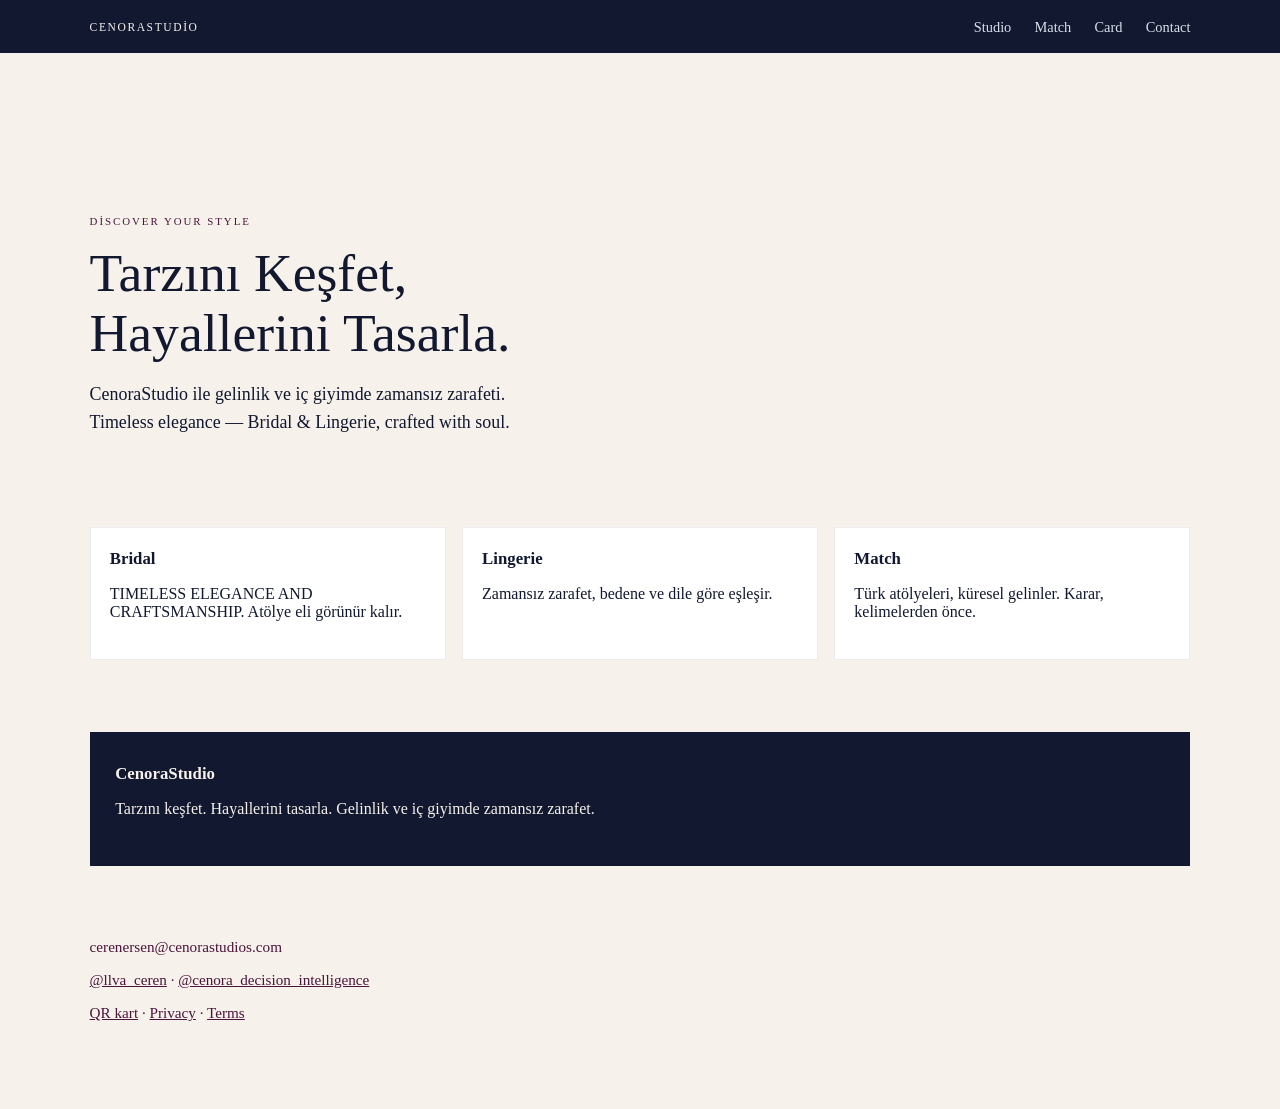
<file: index.html>
<!doctype html>
<html lang="tr">
<head>
  <meta charset="utf-8" />
  <meta name="viewport" content="width=device-width, initial-scale=1" />
  <title>CenoraStudio</title>
  <meta name="description" content="Tarzını Keşfet, Hayallerini Tasarla. Gelinlik ve iç giyimde zamansız zarafet." />
  <style>
    :root{--night:#111830;--plum:#4A143B;--ivory:#F6F1EA;--mist:#D7E1EA}
    *{box-sizing:border-box}html,body{margin:0;background:var(--ivory);color:var(--night);font-family:Georgia,"Iowan Old Style",serif}
    header{display:flex;justify-content:space-between;align-items:center;padding:1.1rem 7vw;background:var(--night);color:var(--ivory)}
    .mark{letter-spacing:.14em;text-transform:uppercase;font-size:.72rem}
    header a{color:var(--mist);text-decoration:none;margin-left:1.2rem;font-size:.9rem}
    .hero{max-width:40rem;padding:18vh 7vw 8vh}
    .eyebrow{color:var(--plum);letter-spacing:.18em;text-transform:uppercase;font-size:.68rem;margin:0 0 1rem}
    h1{font-weight:500;font-size:clamp(2rem,5vw,3.35rem);line-height:1.12;margin:0 0 1rem}
    .lede{font-size:1.12rem;line-height:1.55;max-width:34rem}
    .grid{display:grid;grid-template-columns:repeat(auto-fit,minmax(210px,1fr));gap:1rem;padding:0 7vw 8vh}
    .grid article{background:#fff;padding:1.35rem 1.2rem;border:1px solid rgba(17,24,48,.08)}
    h2{font-size:1.05rem;font-weight:600;margin:0 0 .5rem}
    .band{margin:0 7vw 8vh;padding:2rem 1.6rem;background:var(--night);color:var(--ivory)}
    footer{padding:0 7vw 8vh;color:var(--plum);font-size:.95rem}
    footer a{color:var(--plum)}
  </style>
</head>
<body>
  <header>
    <span class="mark">CenoraStudio</span>
    <nav>
      <a href="#studio">Studio</a>
      <a href="#match">Match</a>
      <a href="/card">Card</a>
      <a href="#contact">Contact</a>
    </nav>
  </header>
  <section class="hero">
    <p class="eyebrow">Discover Your Style</p>
    <h1>Tarzını Keşfet, Hayallerini Tasarla.</h1>
    <p class="lede">CenoraStudio ile gelinlik ve iç giyimde zamansız zarafeti. Timeless elegance — Bridal & Lingerie, crafted with soul.</p>
  </section>
  <section id="studio" class="grid">
    <article><h2>Bridal</h2><p>TIMELESS ELEGANCE AND CRAFTSMANSHIP. Atölye eli görünür kalır.</p></article>
    <article><h2>Lingerie</h2><p>Zamansız zarafet, bedene ve dile göre eşleşir.</p></article>
    <article><h2>Match</h2><p>Türk atölyeleri, küresel gelinler. Karar, kelimelerden önce.</p></article>
  </section>
  <section id="match" class="band">
    <h2>CenoraStudio</h2>
    <p>Tarzını keşfet. Hayallerini tasarla. Gelinlik ve iç giyimde zamansız zarafet.</p>
  </section>
  <footer id="contact">
    <p>cerenersen@cenorastudios.com</p>
    <p><a href="https://instagram.com/llva_ceren">@llva_ceren</a> · <a href="https://instagram.com/cenora_decision_intelligence">@cenora_decision_intelligence</a></p>
    <p><a href="/card">QR kart</a> · <a href="/privacy">Privacy</a> · <a href="/terms">Terms</a></p>
  </footer>
</body>
</html>
</file>
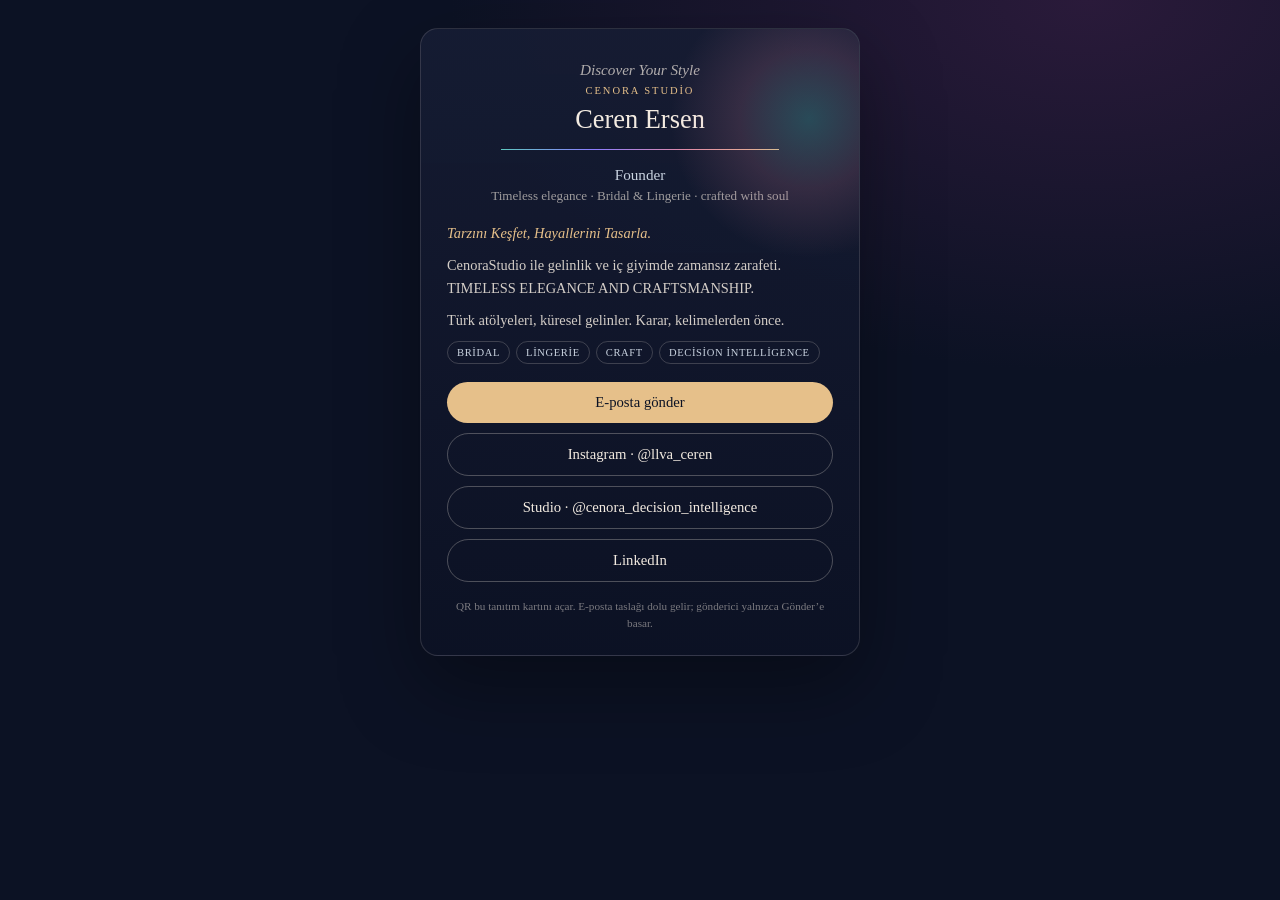
<file: card.html>
<!doctype html>
<html lang="tr">
<head>
  <meta charset="utf-8" />
  <meta name="viewport" content="width=device-width, initial-scale=1" />
  <title>Ceren Ersen — Cenora Studio</title>
  <meta name="description" content="Tarzını Keşfet, Hayallerini Tasarla. CenoraStudio — gelinlik ve iç giyimde zamansız zarafet." />
  <style>
    :root { --night:#0C1224; --plum:#6B2154; --ivory:#F3EBE1; --mist:#C9D3E0; --gold:#E6C08A; }
    * { box-sizing: border-box; }
    html, body { margin: 0; min-height: 100%; }
    body {
      font-family: Georgia, "Iowan Old Style", Palatino, serif;
      background: radial-gradient(1100px 640px at 85% 0%, #2a1a3a 0%, var(--night) 58%);
      color: var(--ivory);
      display: flex; align-items: center; justify-content: center;
      padding: 28px 16px;
    }
    .card {
      width: min(440px, 100%);
      background: linear-gradient(180deg, rgba(22,28,51,.94), rgba(12,18,36,.97));
      border: 1px solid rgba(243,235,225,.14);
      border-radius: 18px;
      padding: 32px 26px 24px;
      box-shadow: 0 30px 80px rgba(0,0,0,.35);
      position: relative; overflow: hidden;
    }
    .glow {
      position: absolute; right: -90px; top: -50px; width: 280px; height: 280px;
      border-radius: 50%; pointer-events: none;
      background: radial-gradient(circle, rgba(94,200,192,.28), rgba(224,138,166,.16), transparent 70%);
    }
    .eyebrow { text-align: center; font-style: italic; color: rgba(243,235,225,.7); margin: 0 0 6px; font-size: .95rem; }
    .brand { text-align: center; letter-spacing: .18em; text-transform: uppercase; font-size: .66rem; color: var(--gold); }
    h1 { font-weight: 500; font-size: 1.65rem; text-align: center; margin: 8px 0 0; }
    .line { height: 1px; margin: 14px auto 16px; width: 72%; background: linear-gradient(90deg,#5EC8C0,#8B7CFF,#E08AA6,#E6C08A); }
    .role, .tag { text-align: center; margin: 0; }
    .role { color: var(--mist); font-size: .95rem; }
    .tag { color: rgba(243,235,225,.62); font-size: .82rem; margin-top: 4px; }
    .intro { font-size: .9rem; line-height: 1.55; color: rgba(243,235,225,.86); margin: 18px 0 8px; }
    .intro p { margin: 0 0 10px; }
    .quote { font-style: italic; color: var(--gold); }
    .pills { display: flex; flex-wrap: wrap; gap: 6px; margin: 0 0 18px; }
    .pills span {
      font-size: .66rem; letter-spacing: .06em; text-transform: uppercase;
      border: 1px solid rgba(243,235,225,.2); border-radius: 999px; padding: 5px 9px; color: var(--mist);
    }
    .actions { display: grid; gap: 10px; }
    a.btn {
      display: block; text-decoration: none; text-align: center;
      border-radius: 999px; padding: 12px 16px; font-size: .92rem; color: var(--night); background: var(--ivory);
    }
    a.btn.ghost { background: transparent; color: var(--ivory); border: 1px solid rgba(243,235,225,.28); }
    a.btn.mail { background: var(--gold); }
    .fine { margin: 16px 0 0; text-align: center; font-size: .7rem; color: rgba(243,235,225,.48); line-height: 1.45; }
  </style>
</head>
<body>
  <article class="card">
    <div class="glow"></div>
    <p class="eyebrow">Discover Your Style</p>
    <div class="brand">Cenora Studio</div>
    <h1>Ceren Ersen</h1>
    <div class="line"></div>
    <p class="role">Founder</p>
    <p class="tag">Timeless elegance · Bridal & Lingerie · crafted with soul</p>
    <div class="intro">
      <p class="quote">Tarzını Keşfet, Hayallerini Tasarla.</p>
      <p>CenoraStudio ile gelinlik ve iç giyimde zamansız zarafeti. TIMELESS ELEGANCE AND CRAFTSMANSHIP.</p>
      <p>Türk atölyeleri, küresel gelinler. Karar, kelimelerden önce.</p>
    </div>
    <div class="pills">
      <span>Bridal</span>
      <span>Lingerie</span>
      <span>Craft</span>
      <span>Decision intelligence</span>
    </div>
    <div class="actions">
      <a class="btn mail" href="mailto:cerenersen@cenorastudios.com?subject=Cenora%20Studio%20%E2%80%94%20Kartvizit&body=Merhaba%20Ceren%2C%0A%0AKartvizitinizdeki%20QR%20kodu%20okuttum.%0A%0AAd%20Soyad%3A%0AKurum%3A%0AMesaj%3A%0A">E-posta gönder</a>
      <a class="btn ghost" href="https://instagram.com/llva_ceren" target="_blank" rel="noopener">Instagram · @llva_ceren</a>
      <a class="btn ghost" href="https://instagram.com/cenora_decision_intelligence" target="_blank" rel="noopener">Studio · @cenora_decision_intelligence</a>
      <a class="btn ghost" href="https://linkedin.com/in/cerenersen" target="_blank" rel="noopener">LinkedIn</a>
    </div>
    <p class="fine">QR bu tanıtım kartını açar. E-posta taslağı dolu gelir; gönderici yalnızca Gönder’e basar.</p>
  </article>
</body>
</html>
</file>
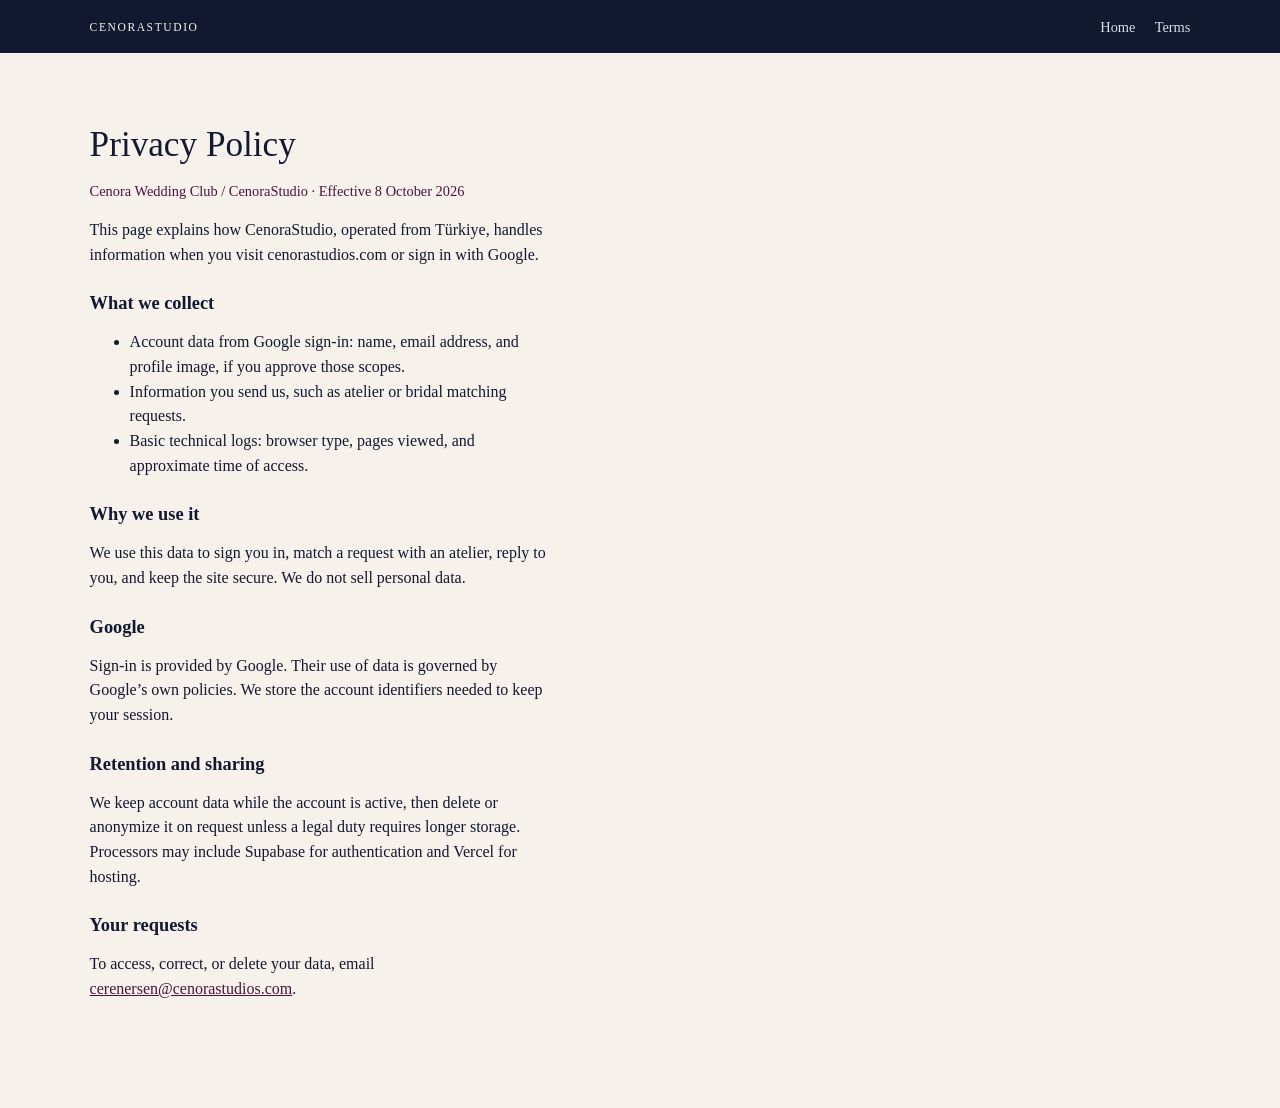
<file: privacy.html>
<!doctype html>
<html lang="en">
<head>
  <meta charset="utf-8" />
  <meta name="viewport" content="width=device-width, initial-scale=1" />
  <title>Privacy Policy — CenoraStudio</title>
  <style>
    :root{--night:#111830;--plum:#4A143B;--ivory:#F6F1EA;--mist:#D7E1EA}
    *{box-sizing:border-box}html,body{margin:0;background:var(--ivory);color:var(--night);font-family:Georgia,"Iowan Old Style",serif}
    header{display:flex;justify-content:space-between;align-items:center;padding:1.1rem 7vw;background:var(--night);color:var(--ivory)}
    .mark{letter-spacing:.14em;text-transform:uppercase;font-size:.72rem}
    header a{color:var(--mist);text-decoration:none;margin-left:1.2rem;font-size:.9rem}
    main{max-width:40rem;padding:8vh 7vw 10vh}
    h1{font-weight:500;font-size:2.2rem;margin:0 0 .4rem}
    .meta{color:var(--plum);font-size:.9rem}
    h2{font-size:1.15rem;margin:1.6rem 0 .4rem}
    p,li{line-height:1.55}
    a{color:var(--plum)}
  </style>
</head>
<body>
  <header>
    <span class="mark">CenoraStudio</span>
    <nav><a href="/">Home</a><a href="/terms">Terms</a></nav>
  </header>
  <main>
    <h1>Privacy Policy</h1>
    <p class="meta">Cenora Wedding Club / CenoraStudio · Effective 8 October 2026</p>
    <p>This page explains how CenoraStudio, operated from Türkiye, handles information when you visit cenorastudios.com or sign in with Google.</p>
    <h2>What we collect</h2>
    <ul>
      <li>Account data from Google sign-in: name, email address, and profile image, if you approve those scopes.</li>
      <li>Information you send us, such as atelier or bridal matching requests.</li>
      <li>Basic technical logs: browser type, pages viewed, and approximate time of access.</li>
    </ul>
    <h2>Why we use it</h2>
    <p>We use this data to sign you in, match a request with an atelier, reply to you, and keep the site secure. We do not sell personal data.</p>
    <h2>Google</h2>
    <p>Sign-in is provided by Google. Their use of data is governed by Google’s own policies. We store the account identifiers needed to keep your session.</p>
    <h2>Retention and sharing</h2>
    <p>We keep account data while the account is active, then delete or anonymize it on request unless a legal duty requires longer storage. Processors may include Supabase for authentication and Vercel for hosting.</p>
    <h2>Your requests</h2>
    <p>To access, correct, or delete your data, email <a href="mailto:cerenersen@cenorastudios.com">cerenersen@cenorastudios.com</a>.</p>
  </main>
</body>
</html>
</file>
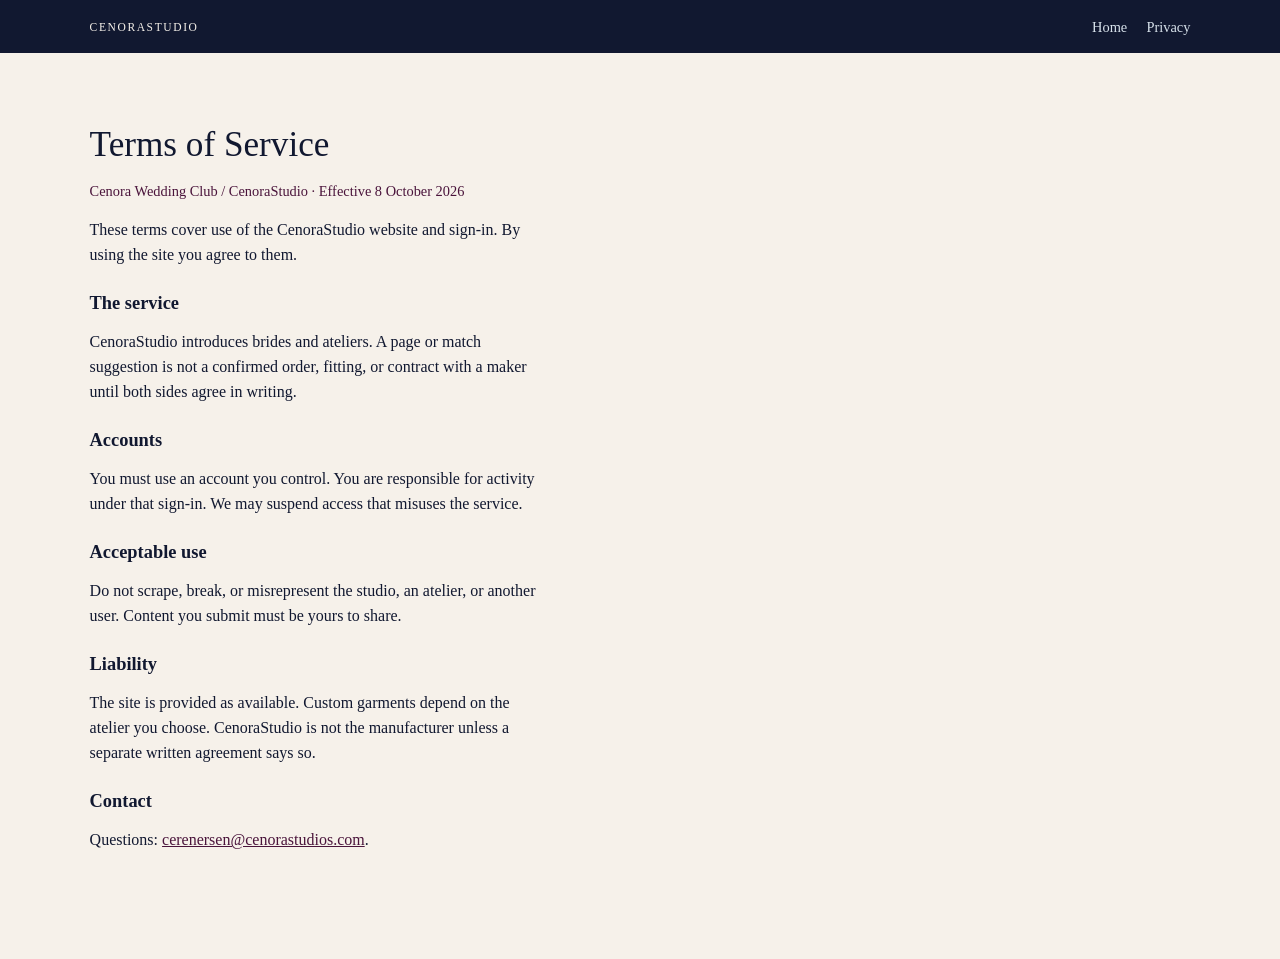
<file: terms.html>
<!doctype html>
<html lang="en">
<head>
  <meta charset="utf-8" />
  <meta name="viewport" content="width=device-width, initial-scale=1" />
  <title>Terms of Service — CenoraStudio</title>
  <style>
    :root{--night:#111830;--plum:#4A143B;--ivory:#F6F1EA;--mist:#D7E1EA}
    *{box-sizing:border-box}html,body{margin:0;background:var(--ivory);color:var(--night);font-family:Georgia,"Iowan Old Style",serif}
    header{display:flex;justify-content:space-between;align-items:center;padding:1.1rem 7vw;background:var(--night);color:var(--ivory)}
    .mark{letter-spacing:.14em;text-transform:uppercase;font-size:.72rem}
    header a{color:var(--mist);text-decoration:none;margin-left:1.2rem;font-size:.9rem}
    main{max-width:40rem;padding:8vh 7vw 10vh}
    h1{font-weight:500;font-size:2.2rem;margin:0 0 .4rem}
    .meta{color:var(--plum);font-size:.9rem}
    h2{font-size:1.15rem;margin:1.6rem 0 .4rem}
    p,li{line-height:1.55}
    a{color:var(--plum)}
  </style>
</head>
<body>
  <header>
    <span class="mark">CenoraStudio</span>
    <nav><a href="/">Home</a><a href="/privacy">Privacy</a></nav>
  </header>
  <main>
    <h1>Terms of Service</h1>
    <p class="meta">Cenora Wedding Club / CenoraStudio · Effective 8 October 2026</p>
    <p>These terms cover use of the CenoraStudio website and sign-in. By using the site you agree to them.</p>
    <h2>The service</h2>
    <p>CenoraStudio introduces brides and ateliers. A page or match suggestion is not a confirmed order, fitting, or contract with a maker until both sides agree in writing.</p>
    <h2>Accounts</h2>
    <p>You must use an account you control. You are responsible for activity under that sign-in. We may suspend access that misuses the service.</p>
    <h2>Acceptable use</h2>
    <p>Do not scrape, break, or misrepresent the studio, an atelier, or another user. Content you submit must be yours to share.</p>
    <h2>Liability</h2>
    <p>The site is provided as available. Custom garments depend on the atelier you choose. CenoraStudio is not the manufacturer unless a separate written agreement says so.</p>
    <h2>Contact</h2>
    <p>Questions: <a href="mailto:cerenersen@cenorastudios.com">cerenersen@cenorastudios.com</a>.</p>
  </main>
</body>
</html>
</file>
